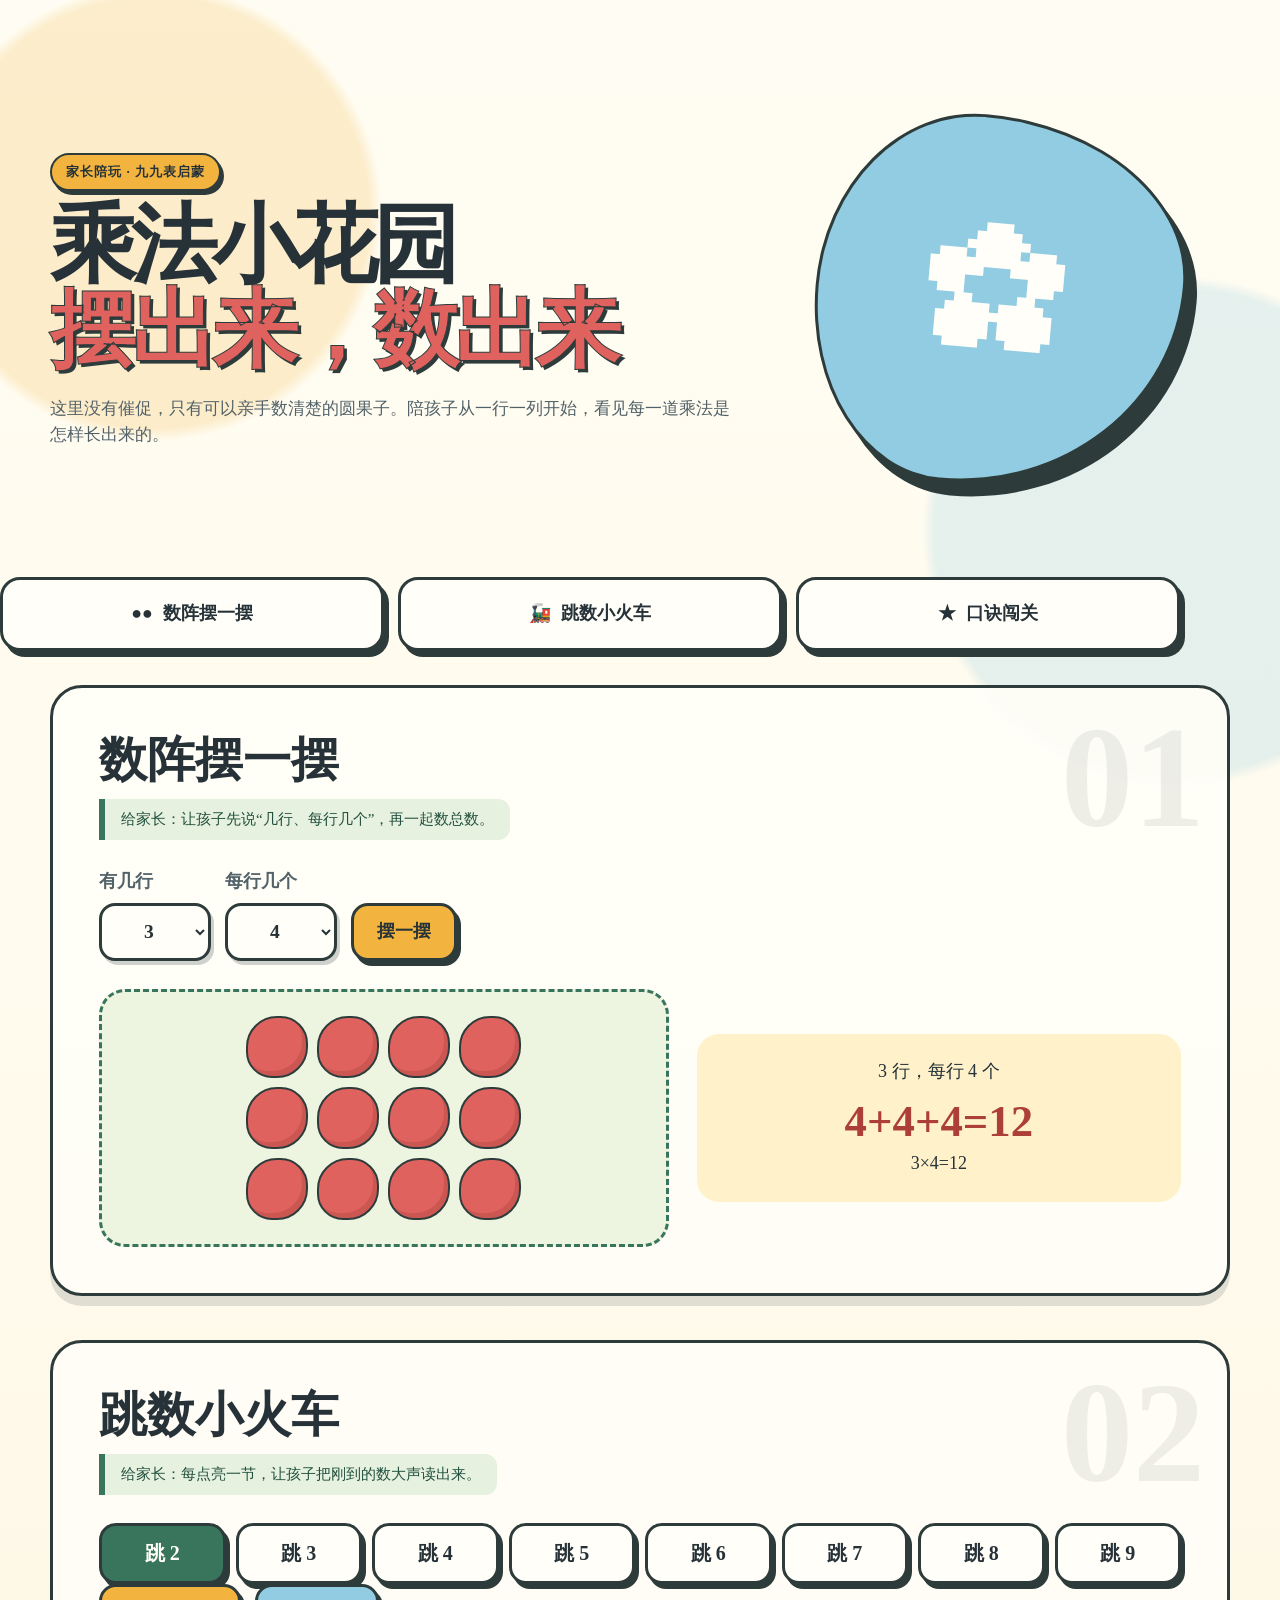
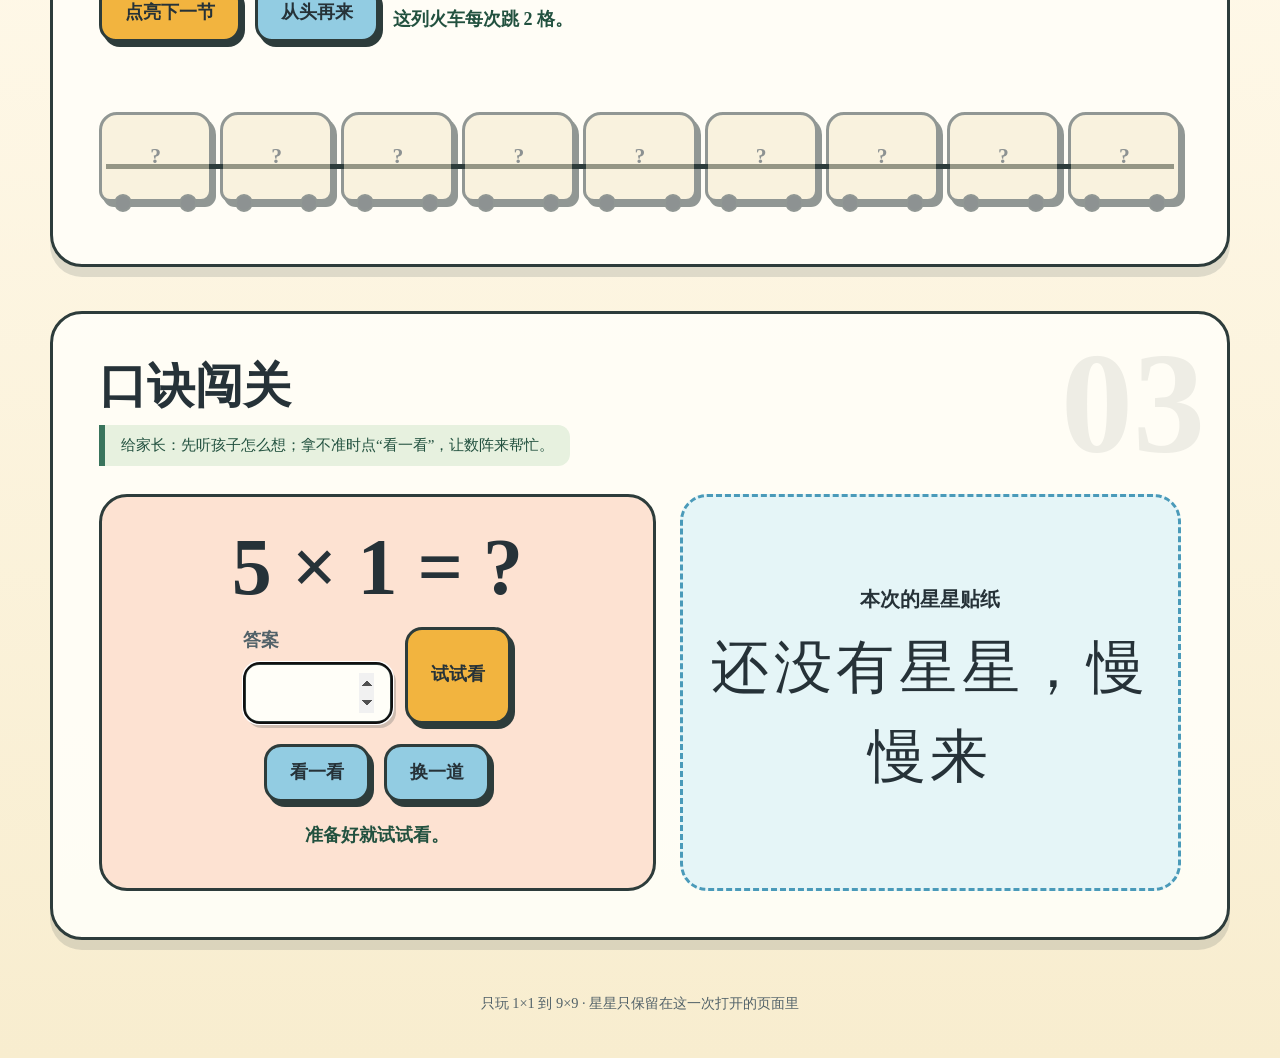
<file: index.html>
<!doctype html>
<html lang="zh-CN">
  <head>
    <meta charset="utf-8" />
    <meta name="viewport" content="width=device-width, initial-scale=1" />
    <meta name="description" content="家长陪孩子用数阵和跳数理解九九表的离线小游戏" />
    <title>乘法小花园 · 摆出来，数出来</title>
    <link rel="stylesheet" href="style.css" />
  </head>
  <body>
    <header class="hero page-shell">
      <div>
        <p class="eyebrow">家长陪玩 · 九九表启蒙</p>
        <h1>乘法小花园<br /><span>摆出来，数出来</span></h1>
        <p class="hero-copy">这里没有催促，只有可以亲手数清楚的圆果子。陪孩子从一行一列开始，看见每一道乘法是怎样长出来的。</p>
      </div>
      <div class="hero-visual" aria-hidden="true">
        <div class="big-flower">✿</div>
      </div>
    </header>

    <nav class="module-nav page-shell" aria-label="选择游戏">
      <a href="#array-play"><span aria-hidden="true">●●</span> 数阵摆一摆</a>
      <a href="#skip-train"><span aria-hidden="true">🚂</span> 跳数小火车</a>
      <a href="#challenge"><span aria-hidden="true">★</span> 口诀闯关</a>
    </nav>

    <main class="page-shell">
      <section class="game-card" id="array-play" data-number="01" aria-labelledby="array-title">
        <h2 id="array-title">数阵摆一摆</h2>
        <p class="parent-tip">给家长：让孩子先说“几行、每行几个”，再一起数总数。</p>

        <div class="control-row">
          <label class="number-control" for="array-rows">有几行
            <select id="array-rows" aria-label="选择数阵行数"></select>
          </label>
          <label class="number-control" for="array-columns">每行几个
            <select id="array-columns" aria-label="选择数阵列数"></select>
          </label>
          <button class="primary-button" id="build-array" type="button">摆一摆</button>
        </div>

        <div class="play-stage">
          <div class="array-board" id="array-board" aria-label="乘法数阵"></div>
          <div class="math-story" aria-live="polite">
            <span id="array-description">3 行，每行 4 个</span>
            <strong id="array-addition">4+4+4=12</strong>
            <span id="array-equation">3×4=12</span>
          </div>
        </div>
      </section>

      <section class="game-card" id="skip-train" data-number="02" aria-labelledby="train-title">
        <h2 id="train-title">跳数小火车</h2>
        <p class="parent-tip">给家长：每点亮一节，让孩子把刚到的数大声读出来。</p>

        <div class="step-picker" id="step-picker" aria-label="选择每次跳几格"></div>
        <div class="control-row">
          <button class="primary-button" id="train-next" type="button">点亮下一节</button>
          <button class="secondary-button" id="train-reset" type="button">从头再来</button>
          <p class="feedback" id="train-feedback" aria-live="polite">这列火车每次跳 2 格。</p>
        </div>
        <div class="train-track" id="train-track" aria-label="倍数小火车"></div>
      </section>

      <section class="game-card" id="challenge" data-number="03" aria-labelledby="challenge-title">
        <h2 id="challenge-title">口诀闯关</h2>
        <p class="parent-tip">给家长：先听孩子怎么想；拿不准时点“看一看”，让数阵来帮忙。</p>

        <div class="challenge-panel">
          <div class="question-box">
            <p class="question-text" id="question-text">3 × 4 = ?</p>
            <form class="answer-row" id="answer-form">
              <label class="number-control" for="answer-input">答案
                <input id="answer-input" type="number" inputmode="numeric" min="1" max="81" autocomplete="off" required />
              </label>
              <button class="primary-button" type="submit">试试看</button>
            </form>
            <div class="control-row">
              <button class="secondary-button" id="show-array-hint" type="button">看一看</button>
              <button class="secondary-button" id="next-question" type="button">换一道</button>
            </div>
            <p class="feedback" id="answer-feedback" aria-live="polite">准备好就试试看。</p>
          </div>

          <aside class="reward-board" aria-label="本次收集的星星">
            <h3>本次的星星贴纸</h3>
            <div id="star-stickers" aria-live="polite">还没有星星，慢慢来</div>
            <div class="hint-wrap" id="array-hint-wrap" hidden>
              <div class="hint-array" id="array-hint" aria-label="题目提示数阵"></div>
              <p id="hint-addition"></p>
            </div>
          </aside>
        </div>
      </section>
    </main>

    <footer class="page-shell">只玩 1×1 到 9×9 · 星星只保留在这一次打开的页面里</footer>
    <script src="logic.js"></script>
    <script src="app.js"></script>
  </body>
</html>
</file>
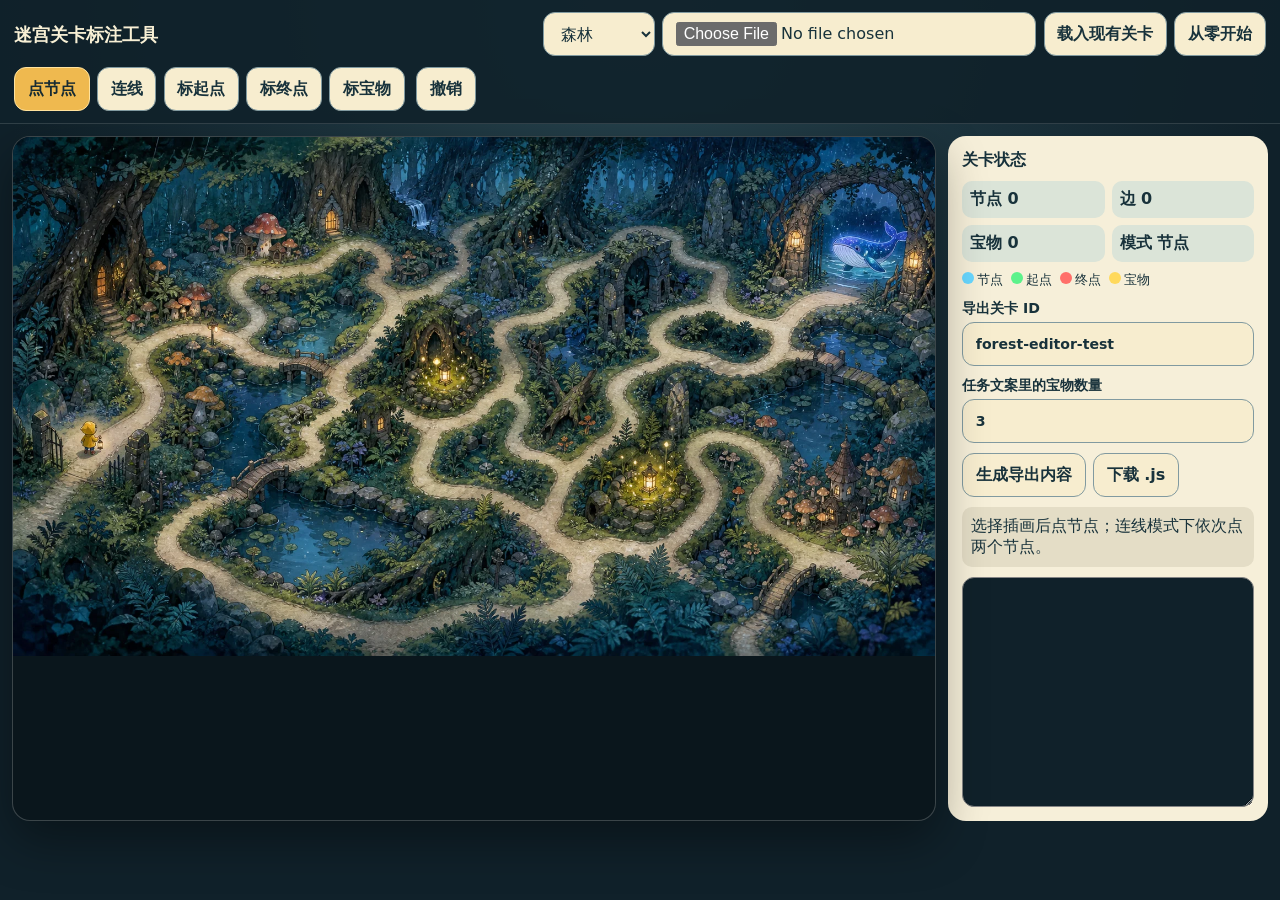
<file: levels/editor.html>
<!doctype html>
<html lang="zh-CN">
<head>
  <meta charset="utf-8" />
  <meta name="viewport" content="width=device-width,initial-scale=1,viewport-fit=cover" />
  <title>迷宫关卡标注工具</title>
  <style>
    :root{color-scheme:dark;font-family:ui-rounded,"PingFang SC",system-ui,sans-serif;background:#10212a;color:#f8f0d5}
    *{box-sizing:border-box}body{margin:0;min-height:100vh;background:radial-gradient(circle at top,#294752,#10212a 58%)}
    button,input,select,textarea{font:inherit}button,select,input{min-height:44px;border:1px solid #819aa0;border-radius:12px;background:#f7edcf;color:#18323b;padding:.55rem .8rem}
    button{font-weight:800;cursor:pointer}button[aria-pressed="true"]{background:#efb94f;color:#172b32;border-color:#ffe29d}
    header{display:flex;gap:.7rem;align-items:center;flex-wrap:wrap;padding:12px 14px;background:#10212ae8;position:sticky;top:0;z-index:4;border-bottom:1px solid #ffffff22}
    header h1{font-size:1.15rem;margin:0 auto 0 0}.group{display:flex;gap:.45rem;align-items:center;flex-wrap:wrap}
    main{display:grid;grid-template-columns:minmax(0,1fr) 320px;gap:12px;padding:12px}
    .stage{position:relative;min-width:0;border:1px solid #ffffff33;border-radius:18px;overflow:hidden;background:#0a161c;box-shadow:0 18px 50px #0006}
    canvas{display:block;width:100%;height:auto;touch-action:none}
    aside{background:#f6efd9;color:#18323b;border-radius:18px;padding:14px;display:flex;flex-direction:column;gap:10px;max-height:calc(100vh - 90px);overflow:auto}
    aside h2{font-size:1rem;margin:0}.stats{display:grid;grid-template-columns:repeat(2,1fr);gap:7px}.stats b{background:#dbe4d8;padding:8px;border-radius:10px}
    label{display:grid;gap:4px;font-weight:700;font-size:.88rem}textarea{width:100%;min-height:230px;border-radius:12px;background:#10212a;color:#d9f0da;padding:10px;font:12px/1.45 ui-monospace,monospace;resize:vertical}
    .notice{min-height:44px;padding:9px;border-radius:10px;background:#e4ddc6}.notice.error{background:#ffd1c7;color:#701f17}.notice.ok{background:#d5ebca;color:#24552b}
    .legend{display:flex;gap:8px;flex-wrap:wrap;font-size:.8rem}.legend i{width:12px;height:12px;border-radius:50%;display:inline-block;margin-right:3px}
    @media(max-width:850px){main{grid-template-columns:1fr}aside{max-height:none}header{position:static}}
  </style>
  <script src="forest.js"></script>
  <script src="clock.js"></script>
  <script src="dragon.js"></script>
  <script src="sea.js"></script>
  <script src="stars.js"></script>
  <script src="cloudtrain.js"></script>
  <script src="moonlibrary.js"></script>
</head>
<body>
  <header>
    <h1>迷宫关卡标注工具</h1>
    <div class="group">
      <select id="sceneSelect" aria-label="选择插画">
        <option value="forest">森林</option><option value="clock">钟城</option><option value="dragon">睡龙</option>
        <option value="sea">月亮海</option><option value="stars">星星庭院</option>
        <option value="cloudtrain">云朵列车</option><option value="moonlibrary">月亮书库</option>
      </select>
      <input id="imageFile" type="file" accept="image/*" aria-label="选择本地插画" />
      <button id="loadExisting" type="button">载入现有关卡</button>
      <button id="clearLevel" type="button">从零开始</button>
    </div>
    <div class="group" id="modes" aria-label="标注模式">
      <button type="button" data-mode="node" aria-pressed="true">点节点</button>
      <button type="button" data-mode="edge">连线</button>
      <button type="button" data-mode="start">标起点</button>
      <button type="button" data-mode="goal">标终点</button>
      <button type="button" data-mode="collectible">标宝物</button>
    </div>
    <button id="undo" type="button">撤销</button>
  </header>
  <main>
    <section class="stage" aria-label="插画标注画布">
      <canvas id="editorCanvas" width="1672" height="941"></canvas>
    </section>
    <aside>
      <h2>关卡状态</h2>
      <div class="stats"><b>节点 <span id="nodeCount">0</span></b><b>边 <span id="edgeCount">0</span></b><b>宝物 <span id="itemCount">0</span></b><b>模式 <span id="modeName">节点</span></b></div>
      <div class="legend"><span><i style="background:#68d7ff"></i>节点</span><span><i style="background:#5cf28b"></i>起点</span><span><i style="background:#ff6f69"></i>终点</span><span><i style="background:#ffd95c"></i>宝物</span></div>
      <label>导出关卡 ID<input id="levelId" value="forest-editor-test" /></label>
      <label>任务文案里的宝物数量<input id="missionCount" type="number" min="1" value="3" /></label>
      <div class="group">
        <button id="generate" type="button">生成导出内容</button>
        <button id="download" type="button">下载 .js</button>
      </div>
      <div id="notice" class="notice">选择插画后点节点；连线模式下依次点两个节点。</div>
      <textarea id="exportOutput" aria-label="导出内容" spellcheck="false"></textarea>
    </aside>
  </main>
  <script>
    (() => {
      "use strict";
      const canvas = document.querySelector("#editorCanvas");
      const ctx = canvas.getContext("2d");
      const sceneSelect = document.querySelector("#sceneSelect");
      const image = new Image();
      const sceneFiles = {
        forest:"forest-maze-v1.webp",clock:"clock-maze-v1.webp",dragon:"dragon-maze-v1.webp",
        sea:"sea-maze-v1.webp",stars:"stars-maze-v1.webp",cloudtrain:"cloud-train-maze-v1.webp",
        moonlibrary:"moon-library-maze-v1.webp"
      };
      let level = emptyLevel();
      let mode = "node";
      let pendingEdge = null;
      let history = [];

      function emptyLevel() {
        return { id: "editor-test", nodes: [], edges: [], special: { start: null, goal: null, collectibles: [] } };
      }
      function snapshot() { history.push(JSON.stringify(level)); if (history.length > 100) history.shift(); }
      function setNotice(text, type = "") {
        const notice = document.querySelector("#notice");
        notice.textContent = text; notice.className = "notice " + type;
      }
      function setScene(theme) {
        image.src = "../assets/scenes/" + sceneFiles[theme];
        document.querySelector("#levelId").value = theme + "-editor-test";
      }
      function updateStats() {
        document.querySelector("#nodeCount").textContent = level.nodes.length;
        document.querySelector("#edgeCount").textContent = level.edges.length;
        document.querySelector("#itemCount").textContent = level.special.collectibles.length;
        document.querySelector("#modeName").textContent = ({node:"节点",edge:"连线",start:"起点",goal:"终点",collectible:"宝物"})[mode];
      }
      function draw() {
        ctx.clearRect(0, 0, canvas.width, canvas.height);
        if (image.complete && image.naturalWidth) ctx.drawImage(image, 0, 0, canvas.width, canvas.height);
        ctx.lineCap = "round"; ctx.lineJoin = "round"; ctx.lineWidth = 8; ctx.strokeStyle = "rgba(80,216,255,.82)";
        level.edges.forEach(([a,b]) => {
          const from = level.nodes[a], to = level.nodes[b]; if (!from || !to) return;
          ctx.beginPath(); ctx.moveTo(from.x * canvas.width, from.y * canvas.height);
          ctx.lineTo(to.x * canvas.width, to.y * canvas.height); ctx.stroke();
        });
        level.nodes.forEach((node) => {
          let color = "#68d7ff";
          if (node.id === level.special.start) color = "#5cf28b";
          else if (node.id === level.special.goal) color = "#ff6f69";
          else if (level.special.collectibles.includes(node.id)) color = "#ffd95c";
          ctx.beginPath(); ctx.arc(node.x * canvas.width, node.y * canvas.height, node.id === pendingEdge ? 17 : 12, 0, Math.PI * 2);
          ctx.fillStyle = "#10212a"; ctx.fill(); ctx.lineWidth = 6; ctx.strokeStyle = color; ctx.stroke();
          ctx.fillStyle = "#fff"; ctx.font = "bold 15px system-ui"; ctx.textAlign = "center"; ctx.textBaseline = "middle";
          ctx.fillText(String(node.id), node.x * canvas.width, node.y * canvas.height);
        });
        updateStats();
      }
      function canvasPoint(event) {
        const rect = canvas.getBoundingClientRect();
        return { x: (event.clientX - rect.left) / rect.width, y: (event.clientY - rect.top) / rect.height };
      }
      function nearest(point) {
        let best = null, distance = Infinity;
        level.nodes.forEach((node) => {
          const value = Math.hypot(node.x - point.x, node.y - point.y);
          if (value < distance) { distance = value; best = node.id; }
        });
        return distance <= 0.035 ? best : null;
      }
      canvas.addEventListener("pointerdown", (event) => {
        event.preventDefault();
        const point = canvasPoint(event);
        if (mode === "node") {
          snapshot(); const id = level.nodes.length;
          level.nodes.push({ id, key: "n" + id, x: Number(point.x.toFixed(5)), y: Number(point.y.toFixed(5)) });
        } else {
          const id = nearest(point);
          if (id === null) return setNotice("请点在已有节点上。", "error");
          if (mode === "edge") {
            if (pendingEdge === null) pendingEdge = id;
            else if (pendingEdge !== id) {
              const exists = level.edges.some(([a,b]) => (a === pendingEdge && b === id) || (a === id && b === pendingEdge));
              if (!exists) { snapshot(); level.edges.push([pendingEdge, id]); }
              pendingEdge = null;
            }
          } else if (mode === "start" || mode === "goal") {
            snapshot(); level.special[mode] = id;
          } else {
            snapshot();
            const index = level.special.collectibles.indexOf(id);
            if (index >= 0) level.special.collectibles.splice(index, 1);
            else level.special.collectibles.push(id);
          }
        }
        setNotice("已记录。"); draw();
      });
      document.querySelectorAll("[data-mode]").forEach((button) => button.addEventListener("click", () => {
        mode = button.dataset.mode; pendingEdge = null;
        document.querySelectorAll("[data-mode]").forEach((item) => item.setAttribute("aria-pressed", String(item === button)));
        draw();
      }));
      sceneSelect.addEventListener("change", () => setScene(sceneSelect.value));
      document.querySelector("#imageFile").addEventListener("change", (event) => {
        const file = event.target.files[0]; if (!file) return;
        image.src = URL.createObjectURL(file);
      });
      document.querySelector("#loadExisting").addEventListener("click", () => {
        const source = window.STAR_MAZE_LEVELS[sceneSelect.value];
        if (!source) return setNotice("找不到现有关卡。", "error");
        snapshot(); level = JSON.parse(JSON.stringify(source)); pendingEdge = null;
        document.querySelector("#levelId").value = source.id + "-editor-test";
        setNotice("已载入 " + source.id + "，可以继续修改或直接导出。", "ok"); draw();
      });
      document.querySelector("#clearLevel").addEventListener("click", () => {
        snapshot(); level = emptyLevel(); pendingEdge = null; setNotice("已新建空关卡。"); draw();
      });
      document.querySelector("#undo").addEventListener("click", () => {
        if (!history.length) return; level = JSON.parse(history.pop()); pendingEdge = null; draw();
      });
      function exportedCode() {
        const id = document.querySelector("#levelId").value.trim();
        if (!id) throw new Error("请填写关卡 ID。");
        const missionCount = Number(document.querySelector("#missionCount").value);
        if (!Number.isInteger(missionCount) || missionCount !== level.special.collectibles.length) {
          throw new Error("任务文案数量必须等于宝物数量。");
        }
        if (level.nodes.length < 50) throw new Error("至少需要 50 个节点。");
        if (level.special.start === null || level.special.goal === null) throw new Error("必须标记起点和终点。");
        const data = { ...level, id };
        return "window.STAR_MAZE_LEVELS = window.STAR_MAZE_LEVELS || {};\n" +
          "window.STAR_MAZE_LEVELS[" + JSON.stringify(id) + "] = " + JSON.stringify(data, null, 2) + ";\n";
      }
      document.querySelector("#generate").addEventListener("click", () => {
        try {
          const code = exportedCode(); document.querySelector("#exportOutput").value = code;
          setNotice("导出内容已生成；请再运行 tools/validate-levels.mjs 校验。", "ok");
        } catch (error) { setNotice(error.message, "error"); }
      });
      document.querySelector("#download").addEventListener("click", () => {
        try {
          const code = exportedCode();
          const link = document.createElement("a");
          link.href = URL.createObjectURL(new Blob([code], { type: "text/javascript" }));
          link.download = document.querySelector("#levelId").value.trim() + ".js";
          link.click(); URL.revokeObjectURL(link.href);
          setNotice("已下载关卡文件。", "ok");
        } catch (error) { setNotice(error.message, "error"); }
      });
      image.addEventListener("load", draw);
      setScene("forest"); draw();
    })();
  </script>
</body>
</html>
</file>
<file: style.css>
:root {
  --ink: #263238;
  --ink-soft: #526269;
  --paper: #fff9ea;
  --paper-deep: #f5e8c9;
  --leaf: #39745c;
  --leaf-dark: #22513f;
  --sun: #f2b43f;
  --berry: #df625e;
  --berry-dark: #ad3f3b;
  --sky: #92cce2;
  --sky-deep: #4a9ab9;
  --white: #fffef8;
  --line: #2d3c3b;
  --shadow: 0 10px 0 rgba(38, 50, 56, 0.14);
  --radius-large: 32px;
  --radius-medium: 22px;
}

* {
  box-sizing: border-box;
}

html {
  scroll-behavior: smooth;
}

body {
  margin: 0;
  min-width: 320px;
  color: var(--ink);
  background:
    radial-gradient(circle at 12% 8%, rgba(242, 180, 63, 0.22) 0 8%, transparent 8.5%),
    radial-gradient(circle at 92% 20%, rgba(146, 204, 226, 0.24) 0 10%, transparent 10.5%),
    linear-gradient(180deg, #fffdf3 0%, var(--paper) 55%, #f8edcf 100%);
  font-family: "Kaiti SC", "STKaiti", "KaiTi", "FangSong", serif;
  font-size: 18px;
  line-height: 1.55;
}

button,
input,
select {
  font: inherit;
}

button {
  -webkit-tap-highlight-color: transparent;
}

.page-shell {
  width: min(1180px, calc(100% - 28px));
  margin: 0 auto;
}

.hero {
  position: relative;
  display: grid;
  grid-template-columns: 1.2fr 0.8fr;
  gap: 28px;
  align-items: center;
  min-height: 440px;
  padding: 70px 0 46px;
}

.eyebrow {
  display: inline-flex;
  align-items: center;
  gap: 8px;
  margin: 0 0 12px;
  padding: 7px 14px;
  border: 2px solid var(--line);
  border-radius: 999px;
  background: var(--sun);
  box-shadow: 3px 4px 0 var(--line);
  font-family: "Songti SC", "STSong", serif;
  font-size: 0.82rem;
  font-weight: 700;
  letter-spacing: 0.08em;
}

.hero h1 {
  max-width: 760px;
  margin: 0;
  font-size: clamp(2.55rem, 7vw, 5.4rem);
  line-height: 0.98;
  letter-spacing: -0.06em;
}

.hero h1 span {
  color: var(--berry);
  text-shadow: 3px 3px 0 var(--line);
  -webkit-text-stroke: 1px var(--line);
}

.hero-copy {
  max-width: 700px;
  margin: 24px 0 0;
  color: var(--ink-soft);
  font-family: "Songti SC", "STSong", serif;
  font-size: 1.05rem;
}

.hero-visual {
  position: relative;
  aspect-ratio: 1;
}

.big-flower {
  position: absolute;
  inset: 10%;
  display: grid;
  place-items: center;
  border: 3px solid var(--line);
  border-radius: 42% 58% 62% 38% / 50% 42% 58% 50%;
  background: var(--sky);
  box-shadow: 12px 14px 0 var(--line);
  color: var(--white);
  font-size: clamp(5rem, 13vw, 9rem);
  transform: rotate(5deg);
}

.module-nav {
  display: grid;
  grid-template-columns: repeat(3, 1fr);
  gap: 14px;
  margin: 0 0 34px;
}

.module-nav a {
  display: flex;
  min-height: 74px;
  align-items: center;
  justify-content: center;
  gap: 10px;
  padding: 14px;
  border: 3px solid var(--line);
  border-radius: 20px;
  color: var(--ink);
  background: var(--white);
  box-shadow: 5px 6px 0 var(--line);
  font-weight: 700;
  text-decoration: none;
  transition: transform 160ms ease, box-shadow 160ms ease;
}

.module-nav a:hover,
.module-nav a:focus-visible {
  outline: none;
  transform: translateY(-4px) rotate(-1deg);
  box-shadow: 7px 10px 0 var(--line);
}

.game-card {
  position: relative;
  margin: 0 0 44px;
  padding: clamp(20px, 4vw, 46px);
  overflow: hidden;
  border: 3px solid var(--line);
  border-radius: var(--radius-large);
  background: rgba(255, 254, 248, 0.92);
  box-shadow: var(--shadow);
}

.game-card::after {
  position: absolute;
  top: 18px;
  right: 22px;
  content: attr(data-number);
  color: rgba(38, 50, 56, 0.08);
  font-family: "Songti SC", "STSong", serif;
  font-size: clamp(4rem, 12vw, 9rem);
  font-weight: 900;
  line-height: 1;
  pointer-events: none;
}

.game-card h2 {
  position: relative;
  z-index: 1;
  margin: 0;
  font-size: clamp(1.8rem, 4vw, 3rem);
  line-height: 1.1;
}

.parent-tip {
  position: relative;
  z-index: 1;
  display: inline-block;
  margin: 12px 0 28px;
  padding: 9px 16px;
  border-left: 6px solid var(--leaf);
  border-radius: 0 12px 12px 0;
  color: var(--leaf-dark);
  background: #e7f1df;
  font-family: "Songti SC", "STSong", serif;
  font-size: 0.94rem;
}

.control-row {
  display: flex;
  flex-wrap: wrap;
  gap: 14px;
  align-items: end;
}

.number-control {
  display: grid;
  gap: 7px;
  color: var(--ink-soft);
  font-family: "Songti SC", "STSong", serif;
  font-weight: 700;
}

select,
input[type="number"] {
  min-width: 112px;
  min-height: 58px;
  padding: 8px 16px;
  border: 3px solid var(--line);
  border-radius: 16px;
  color: var(--ink);
  background: var(--white);
  box-shadow: 3px 4px 0 rgba(38, 50, 56, 0.22);
  font-family: "Songti SC", "STSong", serif;
  font-size: 1.22rem;
  font-weight: 800;
  text-align: center;
}

.primary-button,
.secondary-button,
.number-button {
  min-height: 58px;
  padding: 12px 23px;
  border: 3px solid var(--line);
  border-radius: 17px;
  color: var(--ink);
  background: var(--sun);
  box-shadow: 4px 5px 0 var(--line);
  font-weight: 800;
  cursor: pointer;
  transition: transform 120ms ease, box-shadow 120ms ease;
}

.secondary-button {
  background: var(--sky);
}

.primary-button:hover,
.secondary-button:hover,
.number-button:hover,
.primary-button:focus-visible,
.secondary-button:focus-visible,
.number-button:focus-visible {
  outline: none;
  transform: translateY(-3px);
  box-shadow: 5px 8px 0 var(--line);
}

.primary-button:active,
.secondary-button:active,
.number-button:active {
  transform: translateY(3px);
  box-shadow: 2px 2px 0 var(--line);
}

.play-stage {
  display: grid;
  grid-template-columns: minmax(250px, 1fr) minmax(250px, 0.85fr);
  gap: 28px;
  margin-top: 28px;
  align-items: center;
}

.array-board,
.hint-array {
  --columns: 3;
  display: grid;
  grid-template-columns: repeat(var(--columns), minmax(36px, 62px));
  gap: 9px;
  justify-content: center;
  padding: 24px;
  border: 3px dashed var(--leaf);
  border-radius: 26px;
  background: #edf4df;
}

.array-cell {
  display: grid;
  aspect-ratio: 1;
  place-items: center;
  border: 2px solid var(--line);
  border-radius: 50% 44% 50% 42%;
  background: var(--berry);
  box-shadow: inset -4px -5px 0 rgba(126, 42, 38, 0.2);
  color: transparent;
  animation: pop-in 260ms both;
}

.math-story {
  padding: 24px;
  border-radius: var(--radius-medium);
  background: #fff1c9;
  font-family: "Songti SC", "STSong", serif;
  text-align: center;
}

.math-story strong {
  display: block;
  margin-top: 8px;
  color: var(--berry-dark);
  font-size: clamp(1.65rem, 4vw, 2.8rem);
  line-height: 1.25;
  overflow-wrap: anywhere;
}

.step-picker {
  display: grid;
  grid-template-columns: repeat(8, minmax(58px, 1fr));
  gap: 10px;
}

.number-button {
  padding-inline: 10px;
  background: var(--white);
  font-size: 1.25rem;
}

.number-button[aria-pressed="true"] {
  color: var(--white);
  background: var(--leaf);
}

.train-track {
  display: grid;
  grid-template-columns: repeat(9, minmax(74px, 1fr));
  gap: 8px;
  margin: 32px -8px 6px;
  padding: 30px 8px 18px;
  overflow-x: auto;
  background: linear-gradient(var(--line), var(--line)) center 68% / calc(100% - 30px) 5px no-repeat;
}

.carriage {
  position: relative;
  display: grid;
  min-height: 90px;
  place-items: center;
  border: 3px solid var(--line);
  border-radius: 18px 18px 11px 11px;
  background: var(--paper-deep);
  box-shadow: 4px 5px 0 var(--line);
  font-family: "Songti SC", "STSong", serif;
  font-size: 1.35rem;
  font-weight: 900;
  opacity: 0.52;
  transform: translateY(8px);
  transition: 220ms ease;
}

.carriage::before,
.carriage::after {
  position: absolute;
  bottom: -13px;
  width: 14px;
  height: 14px;
  border: 2px solid var(--line);
  border-radius: 50%;
  background: var(--ink);
  content: "";
}

.carriage::before {
  left: 12px;
}

.carriage::after {
  right: 12px;
}

.carriage.is-lit {
  color: var(--ink);
  background: var(--sun);
  opacity: 1;
  transform: translateY(0);
}

.challenge-panel {
  display: grid;
  grid-template-columns: 1fr 0.9fr;
  gap: 24px;
}

.question-box {
  display: grid;
  gap: 20px;
  place-items: center;
  padding: 30px;
  border: 3px solid var(--line);
  border-radius: 28px;
  background: #fde2d2;
}

.question-text {
  margin: 0;
  font-family: "Songti SC", "STSong", serif;
  font-size: clamp(2.6rem, 7vw, 5rem);
  font-weight: 900;
  line-height: 1;
}

.answer-row {
  display: flex;
  flex-wrap: wrap;
  gap: 12px;
  justify-content: center;
}

#answer-input {
  width: 150px;
  font-size: 1.6rem;
}

.feedback {
  min-height: 2em;
  margin: 0;
  color: var(--leaf-dark);
  font-family: "Songti SC", "STSong", serif;
  font-weight: 800;
  text-align: center;
}

.reward-board {
  display: grid;
  align-content: center;
  min-height: 230px;
  padding: 25px;
  border: 3px dashed var(--sky-deep);
  border-radius: 27px;
  background: #e5f5f7;
  text-align: center;
}

.reward-board h3 {
  margin: 0 0 8px;
  font-size: 1.25rem;
}

#star-stickers {
  min-height: 80px;
  font-size: clamp(2rem, 5vw, 3.6rem);
  letter-spacing: 0.08em;
  overflow-wrap: anywhere;
}

.hint-wrap[hidden] {
  display: none;
}

.hint-wrap {
  margin-top: 20px;
  animation: reveal 300ms ease both;
}

footer {
  padding: 8px 0 44px;
  color: var(--ink-soft);
  font-family: "Songti SC", "STSong", serif;
  font-size: 0.9rem;
  text-align: center;
}

@keyframes pop-in {
  from {
    opacity: 0;
    transform: scale(0.45) rotate(-8deg);
  }
  to {
    opacity: 1;
    transform: scale(1) rotate(0);
  }
}

@keyframes reveal {
  from {
    opacity: 0;
    transform: translateY(10px);
  }
}

@media (max-width: 820px) {
  .hero {
    grid-template-columns: 1fr;
    min-height: auto;
    padding-top: 46px;
  }

  .hero-visual {
    width: min(310px, 80vw);
    justify-self: center;
  }

  .module-nav,
  .play-stage,
  .challenge-panel {
    grid-template-columns: 1fr;
  }

  .step-picker {
    grid-template-columns: repeat(4, 1fr);
  }
}

@media (max-width: 520px) {
  body {
    font-size: 17px;
  }

  .page-shell {
    width: min(100% - 18px, 1180px);
  }

  .hero h1 {
    font-size: 3.25rem;
  }

  .module-nav {
    grid-template-columns: 1fr;
  }

  .game-card {
    border-radius: 24px;
  }

  .array-board,
  .hint-array {
    grid-template-columns: repeat(var(--columns), minmax(24px, 1fr));
    gap: 6px;
    padding: 15px;
  }
}

@media (prefers-reduced-motion: reduce) {
  html {
    scroll-behavior: auto;
  }

  *,
  *::before,
  *::after {
    animation-duration: 0.01ms !important;
    animation-iteration-count: 1 !important;
    transition-duration: 0.01ms !important;
  }
}
</file>
